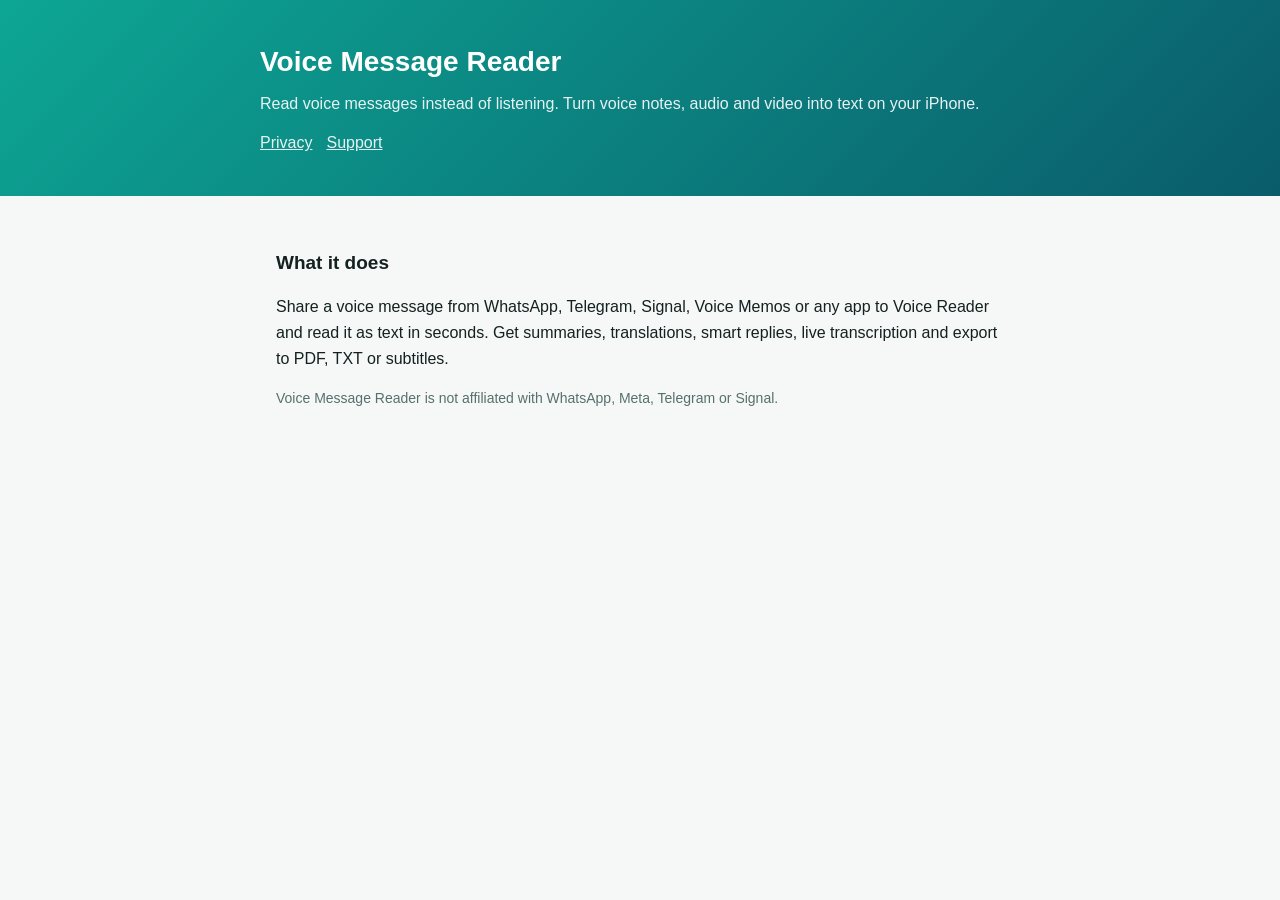
<file: index.html>
<!doctype html><html lang="en"><head><meta charset="utf-8"><meta name="viewport" content="width=device-width,initial-scale=1"><title>Voice Message Reader</title><link rel="stylesheet" href="style.css"></head>
<body><header><div><h1>Voice Message Reader</h1><p>Read voice messages instead of listening. Turn voice notes, audio and video into text on your iPhone.</p><p style="margin-top:14px"><nav><a href="privacy.html">Privacy</a><a href="support.html">Support</a></nav></p></div></header>
<main><h2>What it does</h2><p>Share a voice message from WhatsApp, Telegram, Signal, Voice Memos or any app to Voice Reader and read it as text in seconds. Get summaries, translations, smart replies, live transcription and export to PDF, TXT or subtitles.</p>
<p class="small">Voice Message Reader is not affiliated with WhatsApp, Meta, Telegram or Signal.</p></main></body></html>
</file>
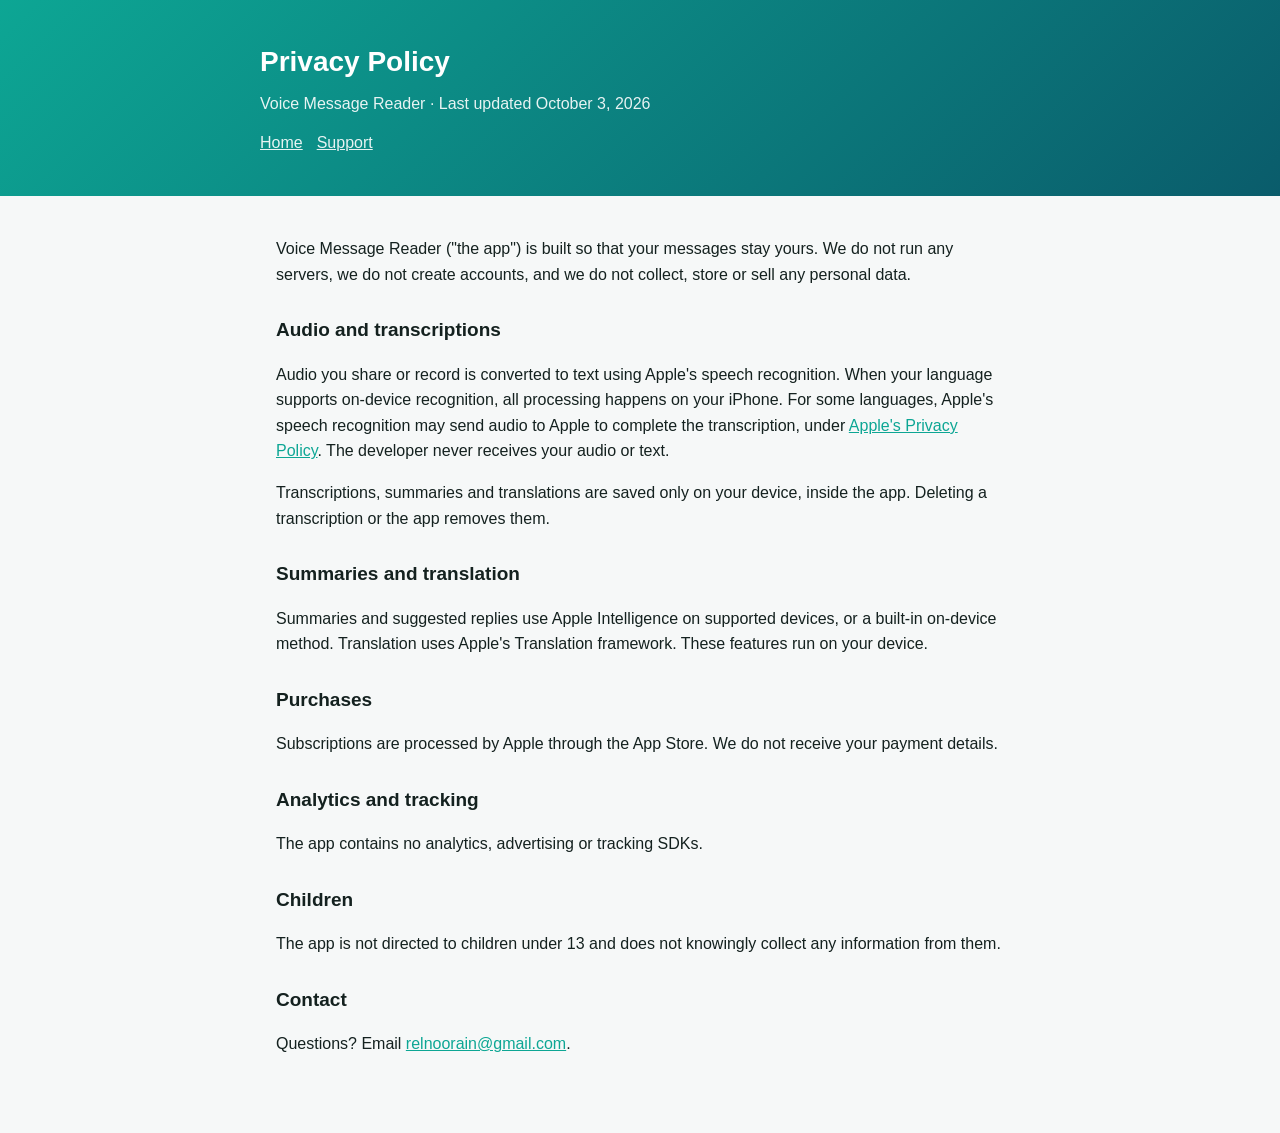
<file: privacy.html>
<!doctype html><html lang="en"><head><meta charset="utf-8"><meta name="viewport" content="width=device-width,initial-scale=1"><title>Privacy Policy – Voice Message Reader</title><link rel="stylesheet" href="style.css"></head>
<body><header><div><h1>Privacy Policy</h1><p>Voice Message Reader · Last updated October 3, 2026</p><p style="margin-top:14px"><nav><a href="index.html">Home</a><a href="support.html">Support</a></nav></p></div></header>
<main>
<p>Voice Message Reader ("the app") is built so that your messages stay yours. We do not run any servers, we do not create accounts, and we do not collect, store or sell any personal data.</p>
<h2>Audio and transcriptions</h2>
<p>Audio you share or record is converted to text using Apple's speech recognition. When your language supports on-device recognition, all processing happens on your iPhone. For some languages, Apple's speech recognition may send audio to Apple to complete the transcription, under <a href="https://www.apple.com/legal/privacy/">Apple's Privacy Policy</a>. The developer never receives your audio or text.</p>
<p>Transcriptions, summaries and translations are saved only on your device, inside the app. Deleting a transcription or the app removes them.</p>
<h2>Summaries and translation</h2>
<p>Summaries and suggested replies use Apple Intelligence on supported devices, or a built-in on-device method. Translation uses Apple's Translation framework. These features run on your device.</p>
<h2>Purchases</h2>
<p>Subscriptions are processed by Apple through the App Store. We do not receive your payment details.</p>
<h2>Analytics and tracking</h2>
<p>The app contains no analytics, advertising or tracking SDKs.</p>
<h2>Children</h2>
<p>The app is not directed to children under 13 and does not knowingly collect any information from them.</p>
<h2>Contact</h2>
<p>Questions? Email <a href="mailto:relnoorain@gmail.com">relnoorain@gmail.com</a>.</p>
</main></body></html>
</file>
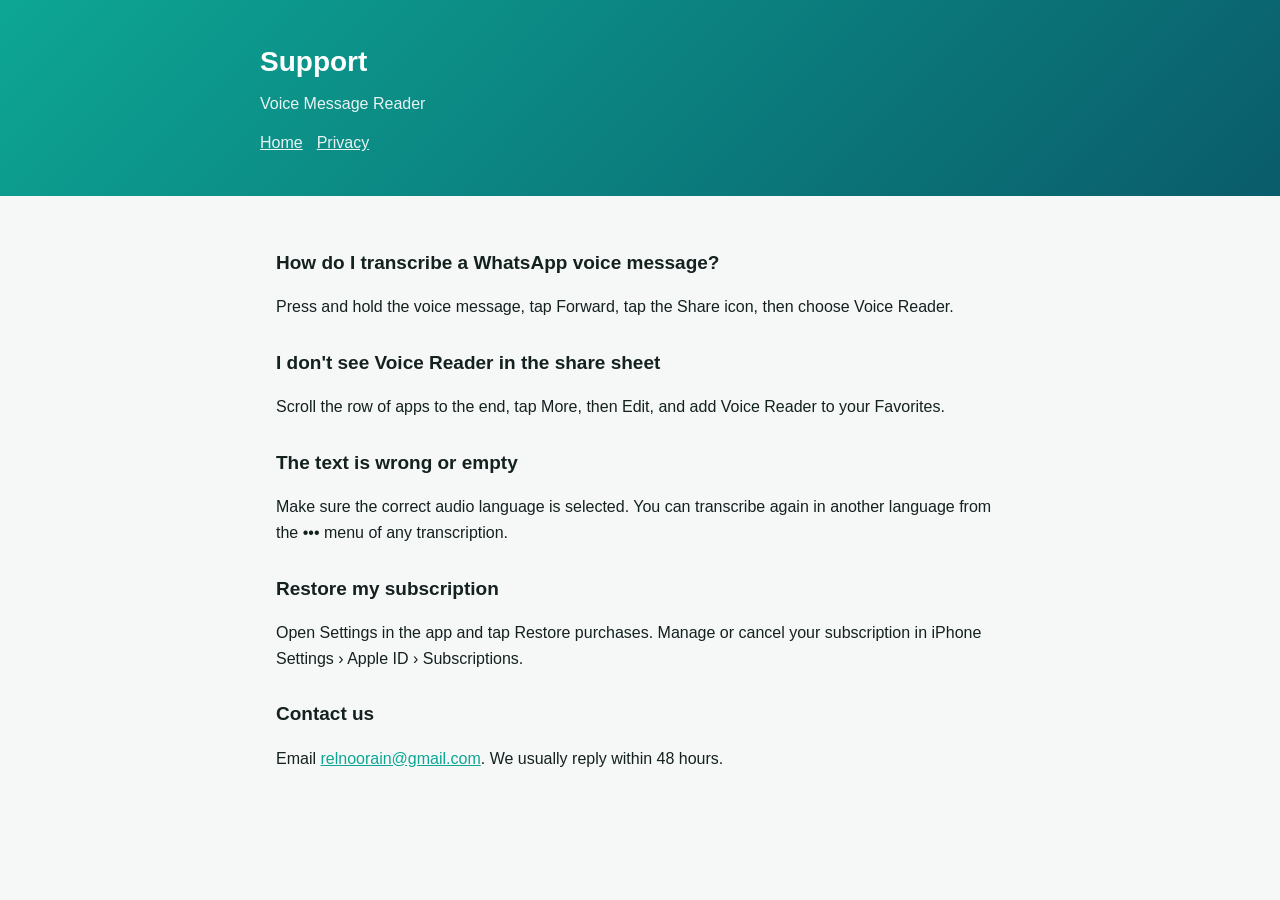
<file: support.html>
<!doctype html><html lang="en"><head><meta charset="utf-8"><meta name="viewport" content="width=device-width,initial-scale=1"><title>Support – Voice Message Reader</title><link rel="stylesheet" href="style.css"></head>
<body><header><div><h1>Support</h1><p>Voice Message Reader</p><p style="margin-top:14px"><nav><a href="index.html">Home</a><a href="privacy.html">Privacy</a></nav></p></div></header>
<main>
<h2>How do I transcribe a WhatsApp voice message?</h2><p>Press and hold the voice message, tap Forward, tap the Share icon, then choose Voice Reader.</p>
<h2>I don't see Voice Reader in the share sheet</h2><p>Scroll the row of apps to the end, tap More, then Edit, and add Voice Reader to your Favorites.</p>
<h2>The text is wrong or empty</h2><p>Make sure the correct audio language is selected. You can transcribe again in another language from the ••• menu of any transcription.</p>
<h2>Restore my subscription</h2><p>Open Settings in the app and tap Restore purchases. Manage or cancel your subscription in iPhone Settings › Apple ID › Subscriptions.</p>
<h2>Contact us</h2><p>Email <a href="mailto:relnoorain@gmail.com">relnoorain@gmail.com</a>. We usually reply within 48 hours.</p>
</main></body></html>
</file>
<file: style.css>
:root{--teal:#0da694;--deep:#0a5c6b;--bg:#f6f8f8;--fg:#14211f;--mut:#56706b}
@media (prefers-color-scheme:dark){:root{--bg:#0d1514;--fg:#e8f1ef;--mut:#9fb6b1}}
*{box-sizing:border-box}body{margin:0;font:16px/1.6 -apple-system,BlinkMacSystemFont,"Segoe UI",Roboto,sans-serif;background:var(--bg);color:var(--fg)}
header{background:linear-gradient(135deg,var(--teal),var(--deep));color:#fff;padding:40px 16px}
header div,main{max-width:760px;margin:0 auto}h1{margin:0 0 6px;font-size:28px}header p{margin:0;opacity:.9}
main{padding:24px 16px 60px}h2{font-size:19px;margin-top:28px}a{color:var(--teal)}nav a{color:#fff;margin-right:14px;opacity:.9}
.small{color:var(--mut);font-size:14px}
</file>
